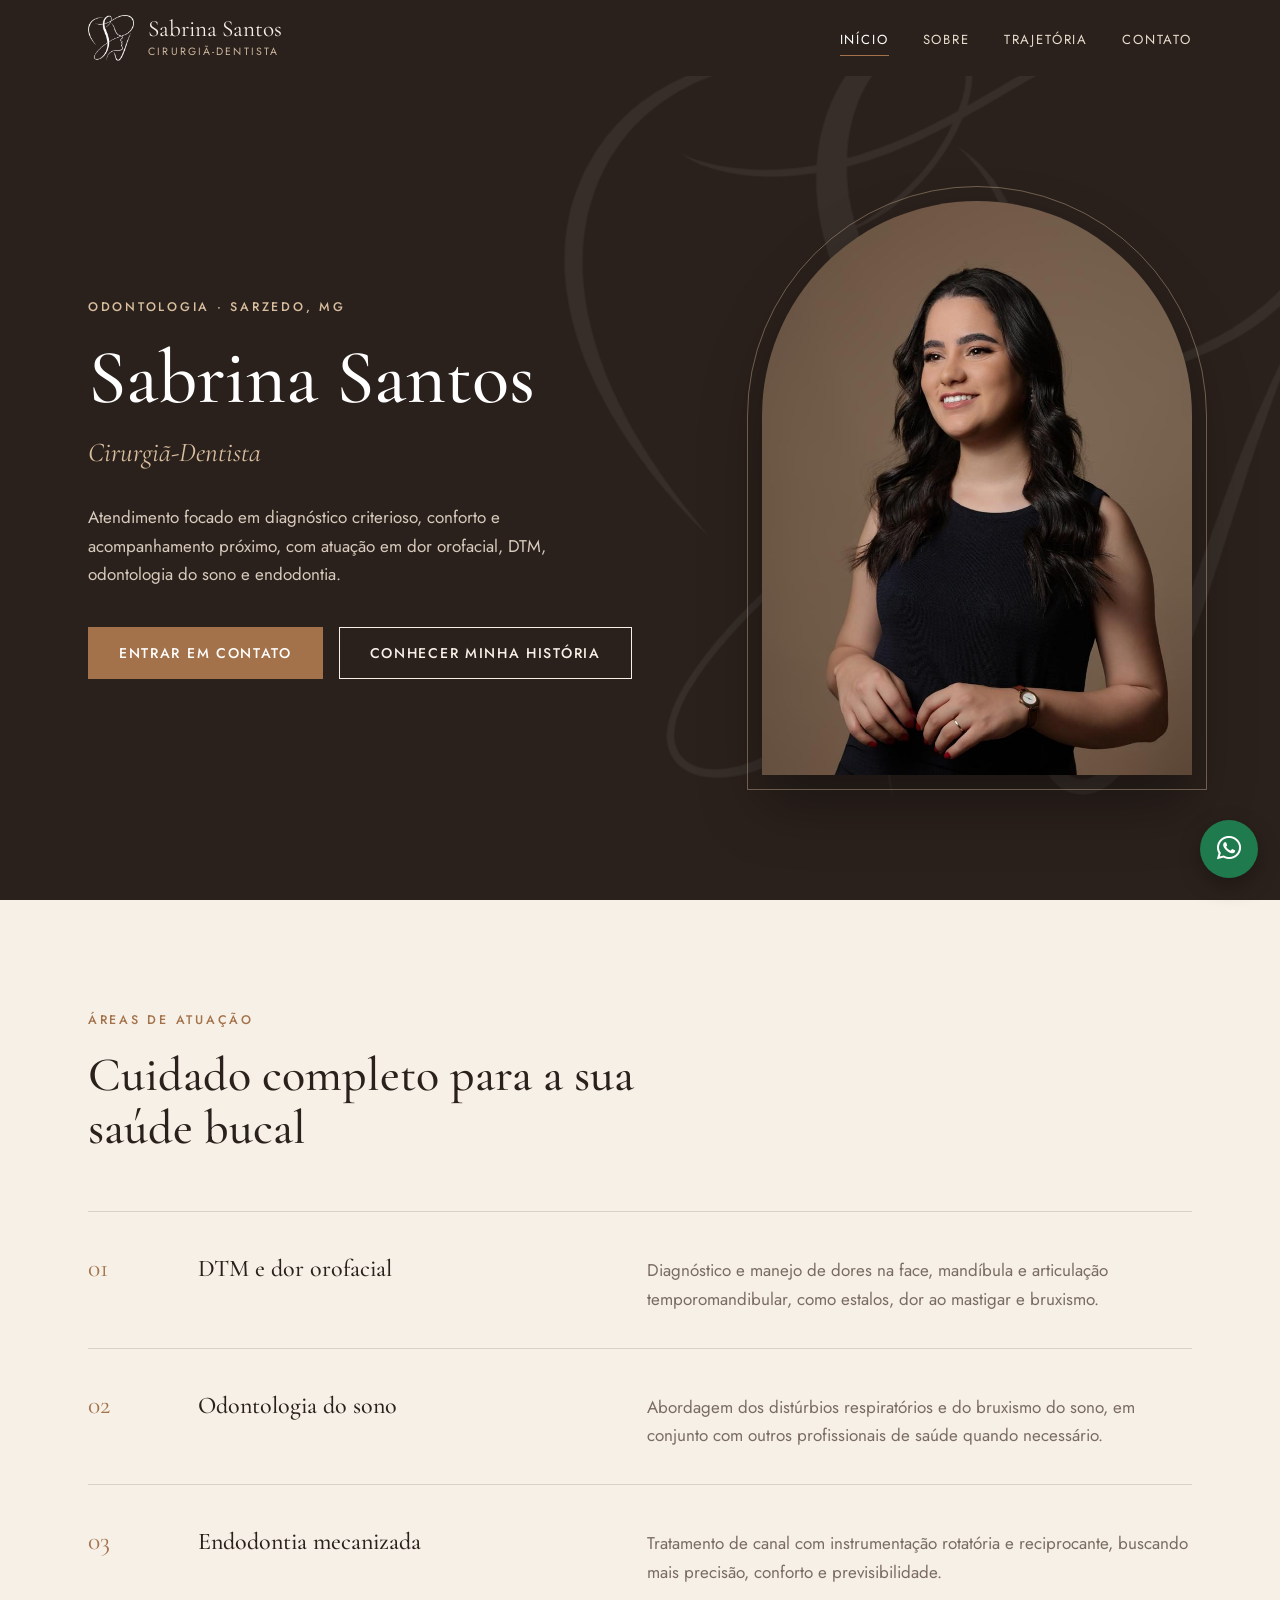
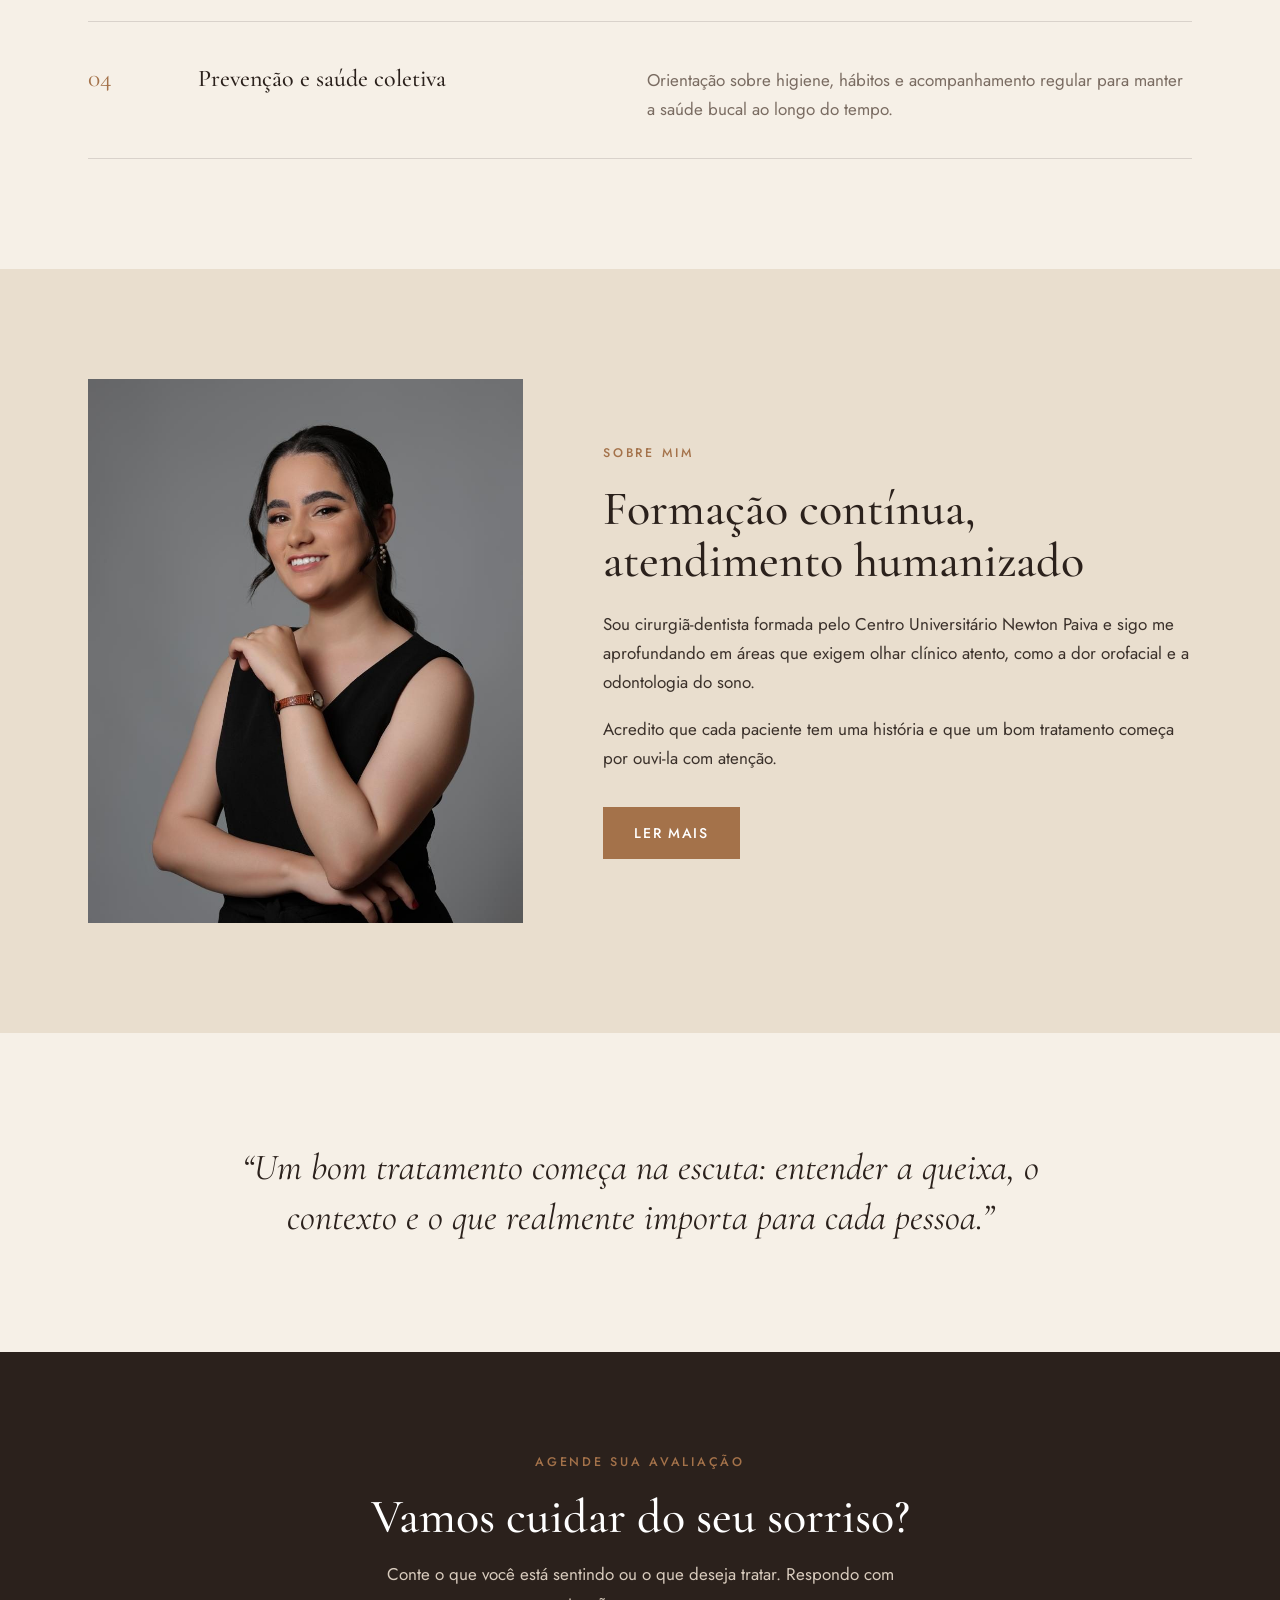
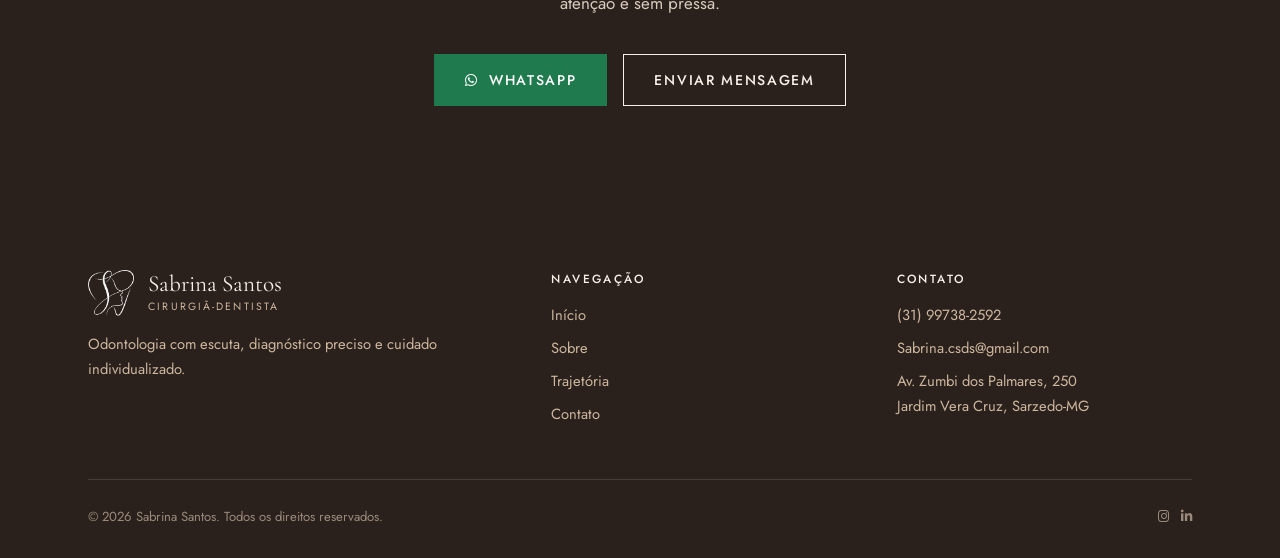
<file: index.html>
<!DOCTYPE html>
<html lang="pt-BR">
<head>
<meta charset="UTF-8">
<meta name="viewport" content="width=device-width, initial-scale=1">
<title>Sabrina Santos | Cirurgiã-Dentista em Sarzedo-MG</title>
<meta name="description" content="Sabrina Santos, cirurgiã-dentista em Sarzedo-MG. DTM, dor orofacial, odontologia do sono e endodontia.">
<meta name="theme-color" content="#2b211c">
<meta property="og:title" content="Sabrina Santos | Cirurgiã-Dentista em Sarzedo-MG"><meta property="og:description" content="Sabrina Santos, cirurgiã-dentista em Sarzedo-MG. DTM, dor orofacial, odontologia do sono e endodontia."><meta property="og:type" content="website"><meta property="og:image" content="images/sabrina-2.jpg">
<link rel="icon" type="image/png" href="images/favicon.png">
<link rel="preconnect" href="https://fonts.googleapis.com"><link rel="preconnect" href="https://fonts.gstatic.com" crossorigin>
<link href="https://fonts.googleapis.com/css2?family=Cormorant+Garamond:ital,wght@0,500;0,600;1,500&family=Jost:wght@400;500&display=swap" rel="stylesheet">
<link rel="stylesheet" href="https://cdnjs.cloudflare.com/ajax/libs/font-awesome/6.5.1/css/all.min.css">
<link rel="stylesheet" href="css/style.css">
<script type="application/ld+json">{"@context": "https://schema.org", "@type": "Dentist", "name": "Sabrina Santos - Cirurgiã-Dentista", "telephone": "+5531997382592", "address": {"@type": "PostalAddress", "streetAddress": "Av. Zumbi dos Palmares, 250 - Jardim Vera Cruz", "addressLocality": "Sarzedo", "addressRegion": "MG", "addressCountry": "BR"}, "sameAs": ["https://www.instagram.com/p/DM_vN98JRCU/", "https://www.linkedin.com/in/sabrina-santos-6527ab21a/"]}</script>
</head>
<body>
<header><div class="wrap">
<a class="brand" href="index.html" aria-label="Sabrina Santos - início"><img src="images/logo.png" alt=""><span>Sabrina Santos<small>Cirurgiã-Dentista</small></span></a>
<nav aria-label="Principal"><ul><li><a href="index.html" class=active aria-current=page>Início</a></li><li><a href="sobre.html">Sobre</a></li><li><a href="trajetoria.html">Trajetória</a></li><li><a href="contato.html">Contato</a></li></ul></nav>
<button class="burger" aria-label="Abrir menu" aria-expanded="false"><i></i><i></i><i></i></button>
</div></header>
<main>
<section class="hero"><div class="wrap">
<div><span class="eyebrow" style="color:#d9bf9f">Odontologia · Sarzedo, MG</span>
<h1>Sabrina Santos</h1><p class="role">Cirurgiã-Dentista</p>
<p class="lead">Atendimento focado em diagnóstico criterioso, conforto e acompanhamento próximo, com atuação em dor orofacial, DTM, odontologia do sono e endodontia.</p>
<div class="actions"><a class="btn" href="contato.html">Entrar em contato</a><a class="btn ghost" href="sobre.html">Conhecer minha história</a></div></div>
<div class="arch"><img src="images/sabrina-2.jpg" alt="Retrato da Dra. Sabrina Santos" fetchpriority="high"></div>
</div></section>
<section class="s"><div class="wrap">
<div class="sec-head reveal"><span class="eyebrow">Áreas de atuação</span><h2>Cuidado completo para a sua saúde bucal</h2></div>
<ul class="areas reveal">
<li><span class="n">01</span><h3>DTM e dor orofacial</h3><p>Diagnóstico e manejo de dores na face, mandíbula e articulação temporomandibular, como estalos, dor ao mastigar e bruxismo.</p></li>
<li><span class="n">02</span><h3>Odontologia do sono</h3><p>Abordagem dos distúrbios respiratórios e do bruxismo do sono, em conjunto com outros profissionais de saúde quando necessário.</p></li>
<li><span class="n">03</span><h3>Endodontia mecanizada</h3><p>Tratamento de canal com instrumentação rotatória e reciprocante, buscando mais precisão, conforto e previsibilidade.</p></li>
<li><span class="n">04</span><h3>Prevenção e saúde coletiva</h3><p>Orientação sobre higiene, hábitos e acompanhamento regular para manter a saúde bucal ao longo do tempo.</p></li>
</ul></div></section>
<section class="s sand"><div class="wrap split">
<div class="photo reveal"><img src="images/sabrina-1.jpg" alt="Sabrina Santos sorrindo" loading="lazy"></div>
<div class="reveal"><span class="eyebrow">Sobre mim</span><h2>Formação contínua, atendimento humanizado</h2>
<p style="margin-top:22px">Sou cirurgiã-dentista formada pelo Centro Universitário Newton Paiva e sigo me aprofundando em áreas que exigem olhar clínico atento, como a dor orofacial e a odontologia do sono.</p>
<p>Acredito que cada paciente tem uma história e que um bom tratamento começa por ouvi-la com atenção.</p>
<a class="btn" href="sobre.html">Ler mais</a></div>
</div></section>
<section class="s"><div class="wrap"><p class="quote reveal">“Um bom tratamento começa na escuta: entender a queixa, o contexto e o que realmente importa para cada pessoa.”</p></div></section>
<section class="cta"><div class="wrap reveal">
<span class="eyebrow">Agende sua avaliação</span><h2>Vamos cuidar do seu sorriso?</h2>
<p>Conte o que você está sentindo ou o que deseja tratar. Respondo com atenção e sem pressa.</p>
<div class="actions"><a class="btn wa" href="https://api.whatsapp.com/send/?phone=5531997382592&text&type=phone_number&app_absent=0" target="_blank" rel="noopener"><i class="fa-brands fa-whatsapp"></i> WhatsApp</a><a class="btn ghost" href="contato.html">Enviar mensagem</a></div>
</div></section>
</main>
<footer><div class="wrap">
<div class="f-grid">
<div><a class="brand" href="index.html"><img src="images/logo.png" alt=""><span>Sabrina Santos<small>Cirurgiã-Dentista</small></span></a><p>Odontologia com escuta, diagnóstico preciso e cuidado individualizado.</p></div>
<div><h4>Navegação</h4><ul><li><a href="index.html">Início</a></li><li><a href="sobre.html">Sobre</a></li><li><a href="trajetoria.html">Trajetória</a></li><li><a href="contato.html">Contato</a></li></ul></div>
<div><h4>Contato</h4><ul><li><a href="https://api.whatsapp.com/send/?phone=5531997382592&text&type=phone_number&app_absent=0" target="_blank" rel="noopener">(31) 99738-2592</a></li><li><a href="mailto:Sabrina.csds@gmail.com">Sabrina.csds@gmail.com</a></li><li><a href="https://www.google.com/maps?q=Av.+Zumbi+Dos+Palmares,+250+-+Jardim+Vera+Cruz,+Sarzedo-MG" target="_blank" rel="noopener">Av. Zumbi dos Palmares, 250<br>Jardim Vera Cruz, Sarzedo-MG</a></li></ul></div>
</div>
<div class="copy"><span>&copy; <span id="year">2025</span> Sabrina Santos. Todos os direitos reservados.</span><span class="social-mini"><a href="https://www.instagram.com/p/DM_vN98JRCU/" target="_blank" rel="noopener" aria-label="Instagram"><i class="fa-brands fa-instagram"></i></a> &nbsp; <a href="https://www.linkedin.com/in/sabrina-santos-6527ab21a/" target="_blank" rel="noopener" aria-label="LinkedIn"><i class="fa-brands fa-linkedin-in"></i></a></span></div>
</div></footer>
<a class="wa-float" href="https://api.whatsapp.com/send/?phone=5531997382592&text&type=phone_number&app_absent=0" target="_blank" rel="noopener" aria-label="Falar pelo WhatsApp"><i class="fa-brands fa-whatsapp"></i></a>
<script src="js/main.js"></script>
</body>
</html>
</file>
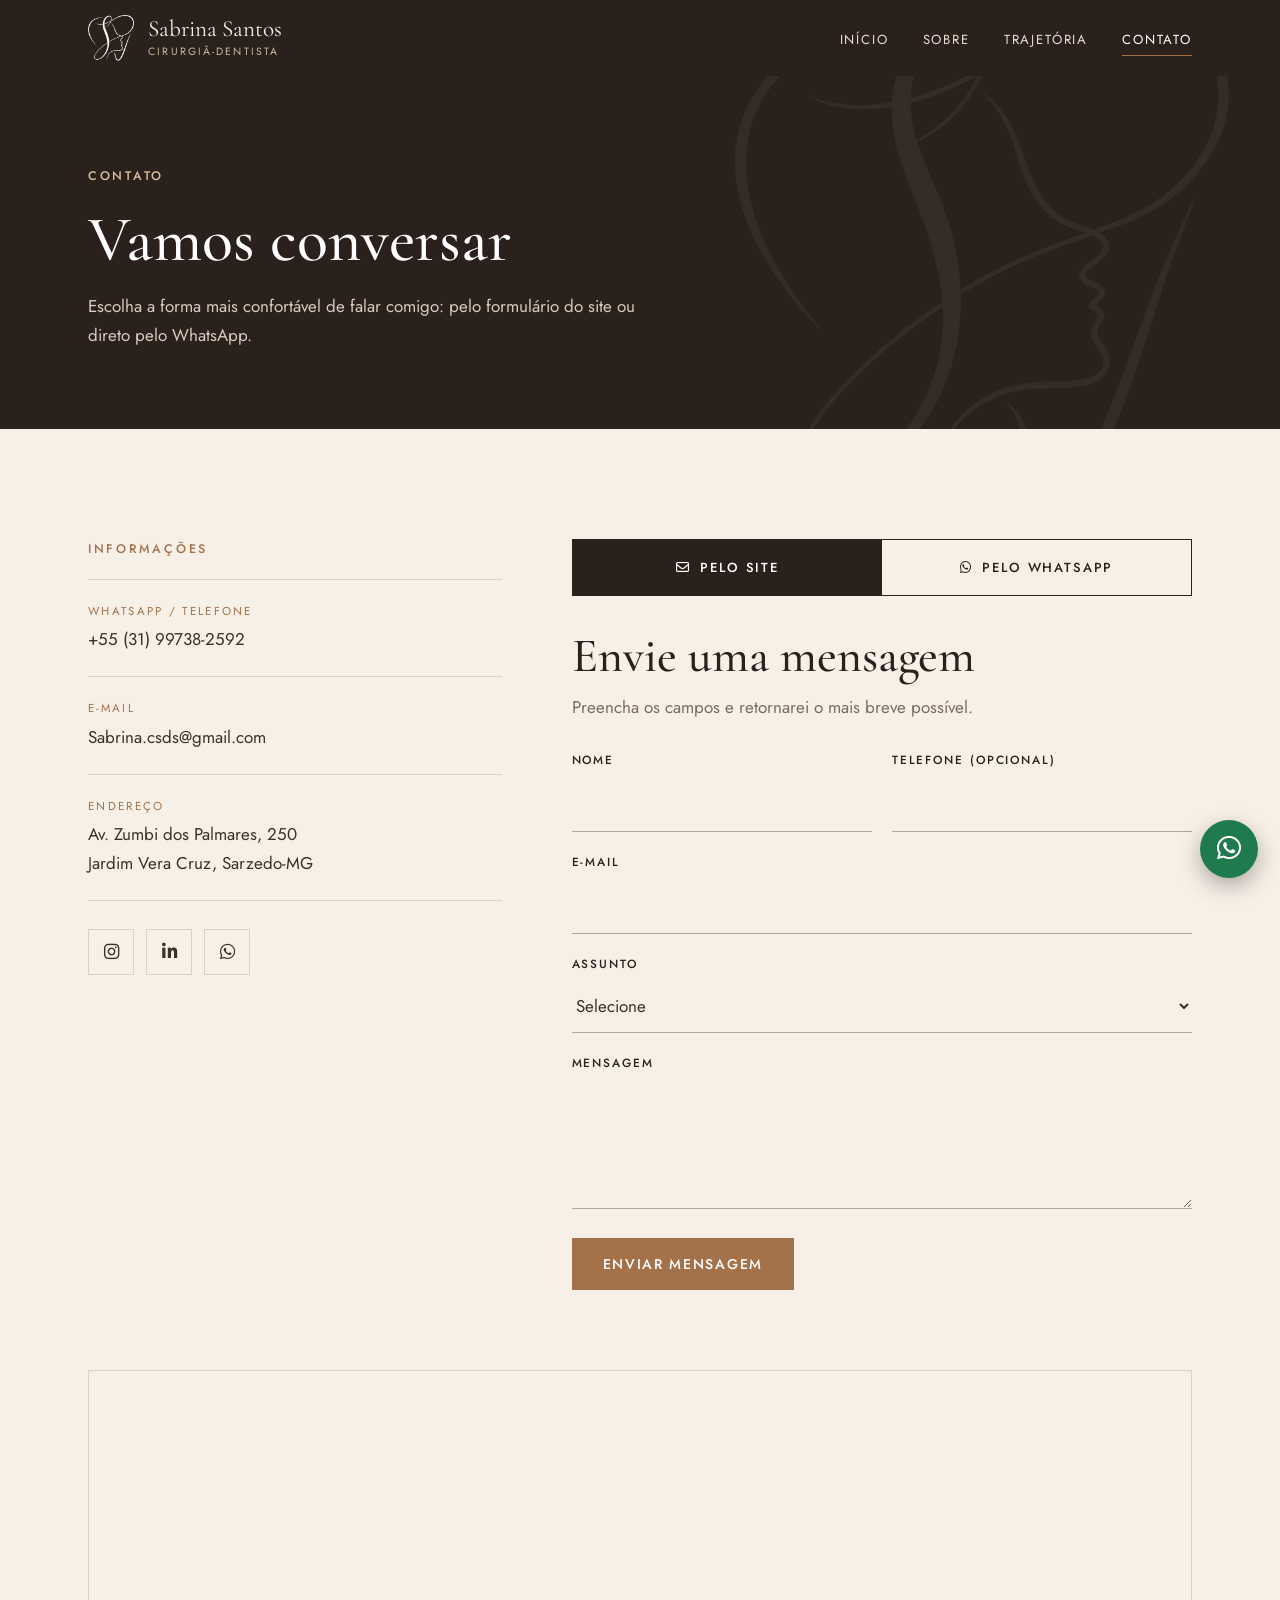
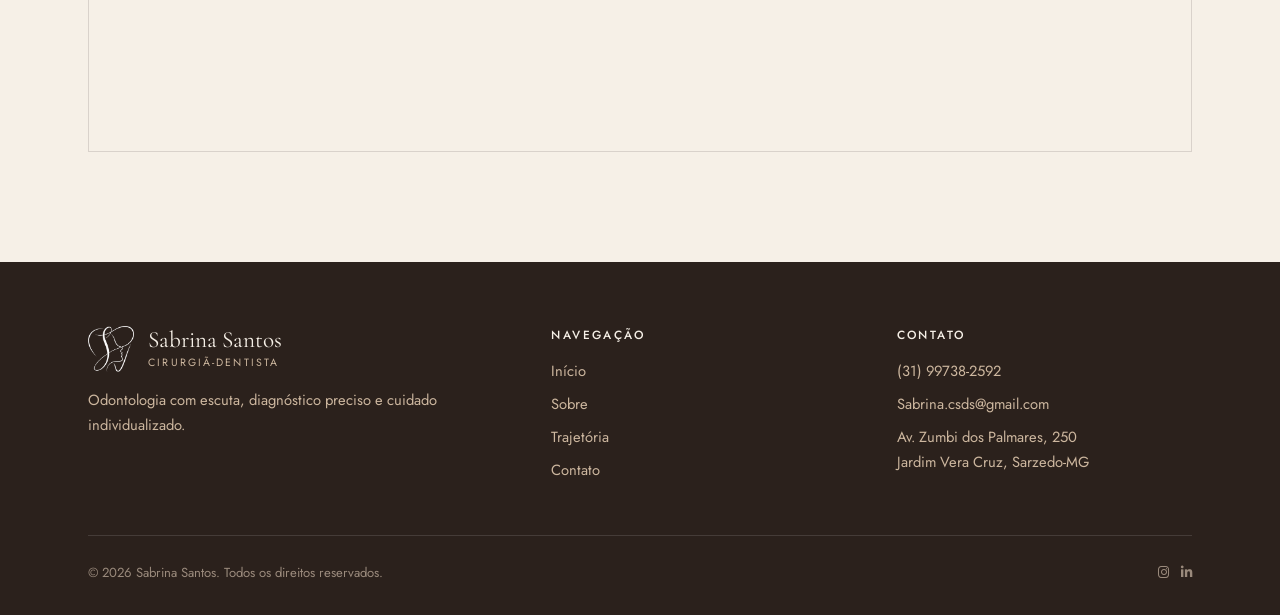
<file: contato.html>
<!DOCTYPE html>
<html lang="pt-BR">
<head>
<meta charset="UTF-8">
<meta name="viewport" content="width=device-width, initial-scale=1">
<title>Contato | Sabrina Santos Cirurgiã-Dentista</title>
<meta name="description" content="Agende sua avaliação com Sabrina Santos pelo formulário ou WhatsApp.">
<meta name="theme-color" content="#2b211c">
<meta property="og:title" content="Contato | Sabrina Santos Cirurgiã-Dentista"><meta property="og:description" content="Agende sua avaliação com Sabrina Santos pelo formulário ou WhatsApp."><meta property="og:type" content="website"><meta property="og:image" content="images/sabrina-2.jpg">
<link rel="icon" type="image/png" href="images/favicon.png">
<link rel="preconnect" href="https://fonts.googleapis.com"><link rel="preconnect" href="https://fonts.gstatic.com" crossorigin>
<link href="https://fonts.googleapis.com/css2?family=Cormorant+Garamond:ital,wght@0,500;0,600;1,500&family=Jost:wght@400;500&display=swap" rel="stylesheet">
<link rel="stylesheet" href="https://cdnjs.cloudflare.com/ajax/libs/font-awesome/6.5.1/css/all.min.css">
<link rel="stylesheet" href="css/style.css">
</head>
<body>
<header><div class="wrap">
<a class="brand" href="index.html" aria-label="Sabrina Santos - início"><img src="images/logo.png" alt=""><span>Sabrina Santos<small>Cirurgiã-Dentista</small></span></a>
<nav aria-label="Principal"><ul><li><a href="index.html">Início</a></li><li><a href="sobre.html">Sobre</a></li><li><a href="trajetoria.html">Trajetória</a></li><li><a href="contato.html" class=active aria-current=page>Contato</a></li></ul></nav>
<button class="burger" aria-label="Abrir menu" aria-expanded="false"><i></i><i></i><i></i></button>
</div></header>
<main>
<section class="page-head"><div class="wrap"><span class="eyebrow" style="color:#d9bf9f">Contato</span><h1>Vamos conversar</h1><p>Escolha a forma mais confortável de falar comigo: pelo formulário do site ou direto pelo WhatsApp.</p></div></section>
<section class="s"><div class="wrap"><div class="contact-grid">
<div class="reveal"><span class="eyebrow">Informações</span>
<ul class="info">
<li><small>WhatsApp / Telefone</small><a href="https://api.whatsapp.com/send/?phone=5531997382592&text&type=phone_number&app_absent=0" target="_blank" rel="noopener">+55 (31) 99738-2592</a></li>
<li><small>E-mail</small><a href="mailto:Sabrina.csds@gmail.com">Sabrina.csds@gmail.com</a></li>
<li><small>Endereço</small><a href="https://www.google.com/maps?q=Av.+Zumbi+Dos+Palmares,+250+-+Jardim+Vera+Cruz,+Sarzedo-MG" target="_blank" rel="noopener">Av. Zumbi dos Palmares, 250<br>Jardim Vera Cruz, Sarzedo-MG</a></li>
</ul>
<div class="social"><a href="https://www.instagram.com/p/DM_vN98JRCU/" target="_blank" rel="noopener" aria-label="Instagram"><i class="fa-brands fa-instagram"></i></a><a href="https://www.linkedin.com/in/sabrina-santos-6527ab21a/" target="_blank" rel="noopener" aria-label="LinkedIn"><i class="fa-brands fa-linkedin-in"></i></a><a href="https://api.whatsapp.com/send/?phone=5531997382592&text&type=phone_number&app_absent=0" target="_blank" rel="noopener" aria-label="WhatsApp"><i class="fa-brands fa-whatsapp"></i></a></div></div>
<div class="reveal">
<div class="choice" role="tablist"><button role="tab" aria-selected="true" data-panel="p-site"><i class="fa-regular fa-envelope"></i> Pelo site</button><button role="tab" aria-selected="false" data-panel="p-wa"><i class="fa-brands fa-whatsapp"></i> Pelo WhatsApp</button></div>
<div class="panel" id="p-site"><h2>Envie uma mensagem</h2><p>Preencha os campos e retornarei o mais breve possível.</p>
<form id="contactForm" data-endpoint="/api/contact" data-wa="https://api.whatsapp.com/send/?phone=5531997382592&text&type=phone_number&app_absent=0">
<div class="row"><div class="field"><label for="name">Nome</label><input id="name" name="Nome" required autocomplete="name"></div>
<div class="field"><label for="phone">Telefone (opcional)</label><input id="phone" name="Telefone" type="tel" autocomplete="tel"></div></div>
<div class="field"><label for="email">E-mail</label><input id="email" name="email" type="email" required autocomplete="email"></div>
<div class="field"><label for="subject">Assunto</label><select id="subject" name="Assunto" required><option value="">Selecione</option><option>Agendar avaliação</option><option>DTM e dor orofacial</option><option>Odontologia do sono</option><option>Endodontia</option><option>Outro assunto</option></select></div>
<div class="field"><label for="message">Mensagem</label><textarea id="message" name="Mensagem" required></textarea></div>
<input class="hp" type="text" name="_honey" tabindex="-1" autocomplete="off" aria-hidden="true">
<button class="btn" type="submit">Enviar mensagem</button>
<div id="status" class="status" role="status" aria-live="polite"></div>
</form></div>
<div class="panel" id="p-wa" hidden><h2>Fale pelo WhatsApp</h2><p>Atendimento direto e mais rápido. Clique abaixo e inicie a conversa.</p><a class="btn wa" href="https://api.whatsapp.com/send/?phone=5531997382592&text&type=phone_number&app_absent=0" target="_blank" rel="noopener"><i class="fa-brands fa-whatsapp"></i> Abrir conversa</a></div>
</div></div>
<div class="map reveal"><iframe title="Mapa do consultório" loading="lazy" referrerpolicy="no-referrer-when-downgrade" src="https://www.google.com/maps?q=Av.+Zumbi+Dos+Palmares,+250+-+Jardim+Vera+Cruz,+Sarzedo-MG&output=embed"></iframe></div>
</div></section>
</main>
<footer><div class="wrap">
<div class="f-grid">
<div><a class="brand" href="index.html"><img src="images/logo.png" alt=""><span>Sabrina Santos<small>Cirurgiã-Dentista</small></span></a><p>Odontologia com escuta, diagnóstico preciso e cuidado individualizado.</p></div>
<div><h4>Navegação</h4><ul><li><a href="index.html">Início</a></li><li><a href="sobre.html">Sobre</a></li><li><a href="trajetoria.html">Trajetória</a></li><li><a href="contato.html">Contato</a></li></ul></div>
<div><h4>Contato</h4><ul><li><a href="https://api.whatsapp.com/send/?phone=5531997382592&text&type=phone_number&app_absent=0" target="_blank" rel="noopener">(31) 99738-2592</a></li><li><a href="mailto:Sabrina.csds@gmail.com">Sabrina.csds@gmail.com</a></li><li><a href="https://www.google.com/maps?q=Av.+Zumbi+Dos+Palmares,+250+-+Jardim+Vera+Cruz,+Sarzedo-MG" target="_blank" rel="noopener">Av. Zumbi dos Palmares, 250<br>Jardim Vera Cruz, Sarzedo-MG</a></li></ul></div>
</div>
<div class="copy"><span>&copy; <span id="year">2025</span> Sabrina Santos. Todos os direitos reservados.</span><span class="social-mini"><a href="https://www.instagram.com/p/DM_vN98JRCU/" target="_blank" rel="noopener" aria-label="Instagram"><i class="fa-brands fa-instagram"></i></a> &nbsp; <a href="https://www.linkedin.com/in/sabrina-santos-6527ab21a/" target="_blank" rel="noopener" aria-label="LinkedIn"><i class="fa-brands fa-linkedin-in"></i></a></span></div>
</div></footer>
<a class="wa-float" href="https://api.whatsapp.com/send/?phone=5531997382592&text&type=phone_number&app_absent=0" target="_blank" rel="noopener" aria-label="Falar pelo WhatsApp"><i class="fa-brands fa-whatsapp"></i></a>
<script src="js/main.js"></script>
</body>
</html>
</file>
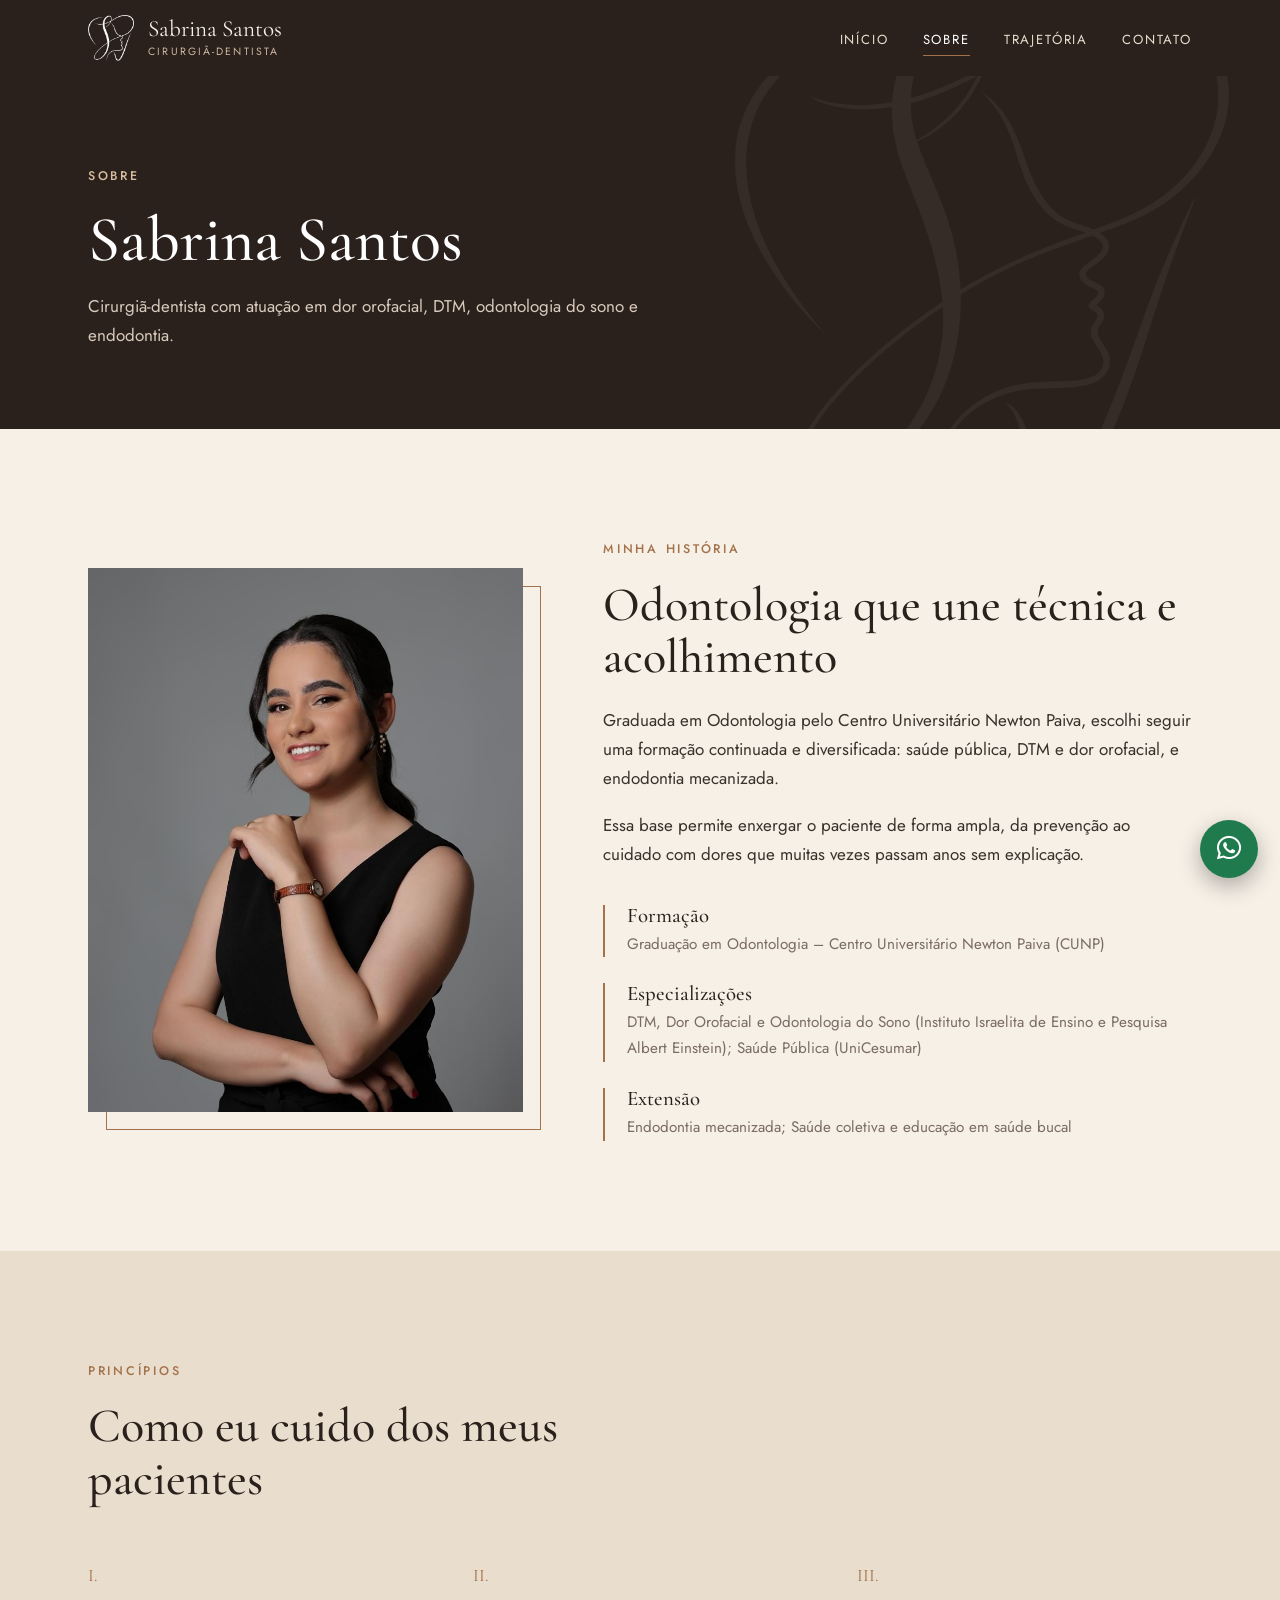
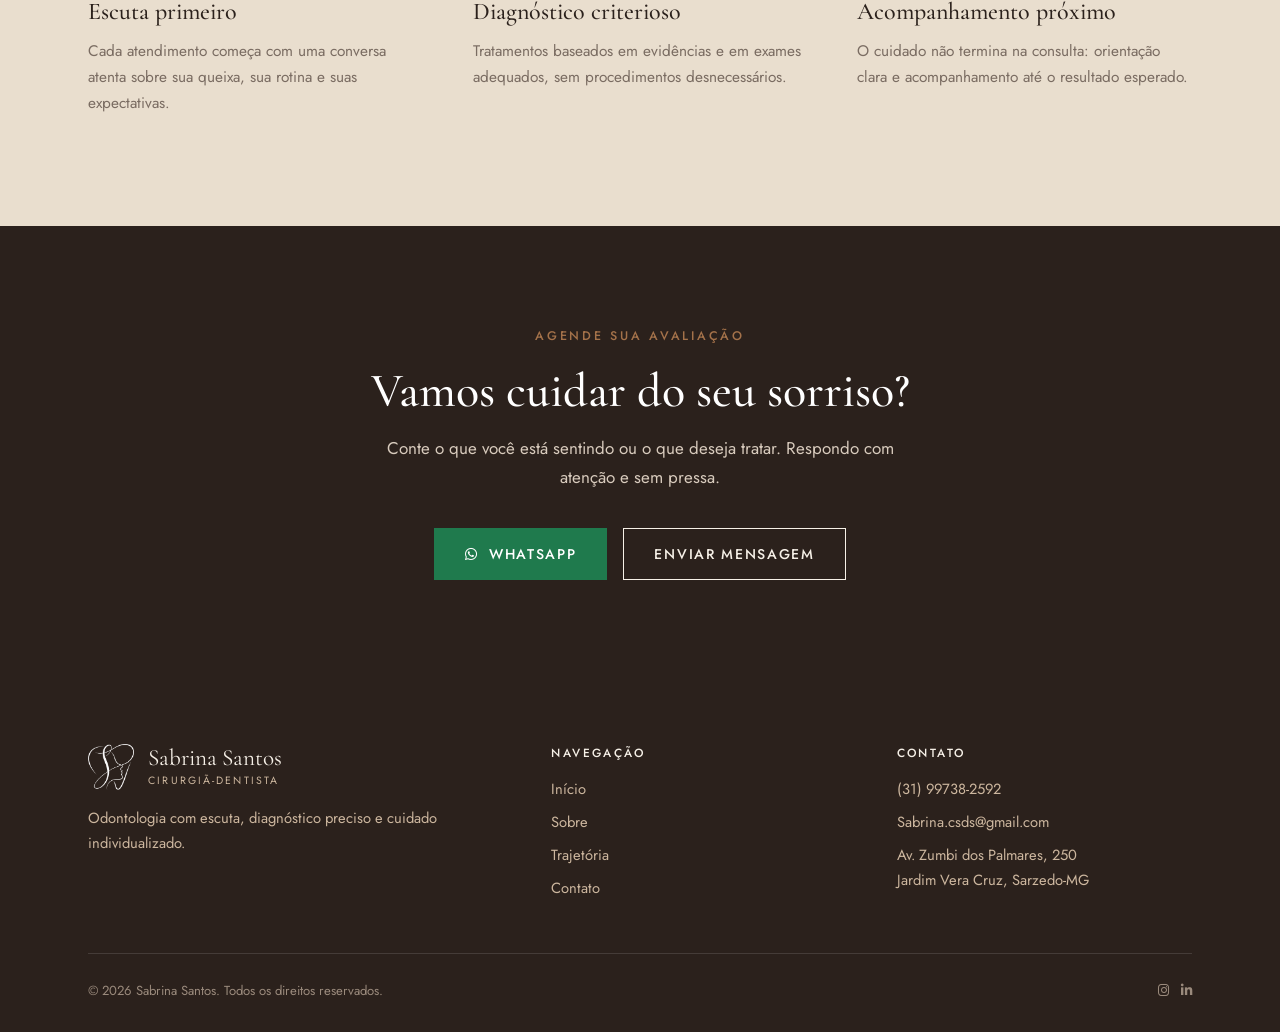
<file: sobre.html>
<!DOCTYPE html>
<html lang="pt-BR">
<head>
<meta charset="UTF-8">
<meta name="viewport" content="width=device-width, initial-scale=1">
<title>Sobre | Sabrina Santos Cirurgiã-Dentista</title>
<meta name="description" content="Sabrina Santos, cirurgiã-dentista em Sarzedo-MG. DTM, dor orofacial, odontologia do sono e endodontia.">
<meta name="theme-color" content="#2b211c">
<meta property="og:title" content="Sobre | Sabrina Santos Cirurgiã-Dentista"><meta property="og:description" content="Sabrina Santos, cirurgiã-dentista em Sarzedo-MG. DTM, dor orofacial, odontologia do sono e endodontia."><meta property="og:type" content="website"><meta property="og:image" content="images/sabrina-2.jpg">
<link rel="icon" type="image/png" href="images/favicon.png">
<link rel="preconnect" href="https://fonts.googleapis.com"><link rel="preconnect" href="https://fonts.gstatic.com" crossorigin>
<link href="https://fonts.googleapis.com/css2?family=Cormorant+Garamond:ital,wght@0,500;0,600;1,500&family=Jost:wght@400;500&display=swap" rel="stylesheet">
<link rel="stylesheet" href="https://cdnjs.cloudflare.com/ajax/libs/font-awesome/6.5.1/css/all.min.css">
<link rel="stylesheet" href="css/style.css">
</head>
<body>
<header><div class="wrap">
<a class="brand" href="index.html" aria-label="Sabrina Santos - início"><img src="images/logo.png" alt=""><span>Sabrina Santos<small>Cirurgiã-Dentista</small></span></a>
<nav aria-label="Principal"><ul><li><a href="index.html">Início</a></li><li><a href="sobre.html" class=active aria-current=page>Sobre</a></li><li><a href="trajetoria.html">Trajetória</a></li><li><a href="contato.html">Contato</a></li></ul></nav>
<button class="burger" aria-label="Abrir menu" aria-expanded="false"><i></i><i></i><i></i></button>
</div></header>
<main>
<section class="page-head"><div class="wrap"><span class="eyebrow" style="color:#d9bf9f">Sobre</span><h1>Sabrina Santos</h1><p>Cirurgiã-dentista com atuação em dor orofacial, DTM, odontologia do sono e endodontia.</p></div></section>
<section class="s"><div class="wrap split">
<div class="photo reveal"><img src="images/sabrina-1.jpg" alt="Retrato da Dra. Sabrina Santos"></div>
<div class="reveal"><span class="eyebrow">Minha história</span><h2>Odontologia que une técnica e acolhimento</h2>
<p style="margin-top:22px">Graduada em Odontologia pelo Centro Universitário Newton Paiva, escolhi seguir uma formação continuada e diversificada: saúde pública, DTM e dor orofacial, e endodontia mecanizada.</p>
<p>Essa base permite enxergar o paciente de forma ampla, da prevenção ao cuidado com dores que muitas vezes passam anos sem explicação.</p>
<div class="facts">
<div><h3>Formação</h3><p>Graduação em Odontologia – Centro Universitário Newton Paiva (CUNP)</p></div>
<div><h3>Especializações</h3><p>DTM, Dor Orofacial e Odontologia do Sono (Instituto Israelita de Ensino e Pesquisa Albert Einstein); Saúde Pública (UniCesumar)</p></div>
<div><h3>Extensão</h3><p>Endodontia mecanizada; Saúde coletiva e educação em saúde bucal</p></div>
</div></div></div></section>
<section class="s sand"><div class="wrap">
<div class="sec-head reveal"><span class="eyebrow">Princípios</span><h2>Como eu cuido dos meus pacientes</h2></div>
<div class="values reveal">
<div><span>I.</span><h3>Escuta primeiro</h3><p>Cada atendimento começa com uma conversa atenta sobre sua queixa, sua rotina e suas expectativas.</p></div>
<div><span>II.</span><h3>Diagnóstico criterioso</h3><p>Tratamentos baseados em evidências e em exames adequados, sem procedimentos desnecessários.</p></div>
<div><span>III.</span><h3>Acompanhamento próximo</h3><p>O cuidado não termina na consulta: orientação clara e acompanhamento até o resultado esperado.</p></div>
</div></div></section>
<section class="cta"><div class="wrap reveal">
<span class="eyebrow">Agende sua avaliação</span><h2>Vamos cuidar do seu sorriso?</h2>
<p>Conte o que você está sentindo ou o que deseja tratar. Respondo com atenção e sem pressa.</p>
<div class="actions"><a class="btn wa" href="https://api.whatsapp.com/send/?phone=5531997382592&text&type=phone_number&app_absent=0" target="_blank" rel="noopener"><i class="fa-brands fa-whatsapp"></i> WhatsApp</a><a class="btn ghost" href="contato.html">Enviar mensagem</a></div>
</div></section>
</main>
<footer><div class="wrap">
<div class="f-grid">
<div><a class="brand" href="index.html"><img src="images/logo.png" alt=""><span>Sabrina Santos<small>Cirurgiã-Dentista</small></span></a><p>Odontologia com escuta, diagnóstico preciso e cuidado individualizado.</p></div>
<div><h4>Navegação</h4><ul><li><a href="index.html">Início</a></li><li><a href="sobre.html">Sobre</a></li><li><a href="trajetoria.html">Trajetória</a></li><li><a href="contato.html">Contato</a></li></ul></div>
<div><h4>Contato</h4><ul><li><a href="https://api.whatsapp.com/send/?phone=5531997382592&text&type=phone_number&app_absent=0" target="_blank" rel="noopener">(31) 99738-2592</a></li><li><a href="mailto:Sabrina.csds@gmail.com">Sabrina.csds@gmail.com</a></li><li><a href="https://www.google.com/maps?q=Av.+Zumbi+Dos+Palmares,+250+-+Jardim+Vera+Cruz,+Sarzedo-MG" target="_blank" rel="noopener">Av. Zumbi dos Palmares, 250<br>Jardim Vera Cruz, Sarzedo-MG</a></li></ul></div>
</div>
<div class="copy"><span>&copy; <span id="year">2025</span> Sabrina Santos. Todos os direitos reservados.</span><span class="social-mini"><a href="https://www.instagram.com/p/DM_vN98JRCU/" target="_blank" rel="noopener" aria-label="Instagram"><i class="fa-brands fa-instagram"></i></a> &nbsp; <a href="https://www.linkedin.com/in/sabrina-santos-6527ab21a/" target="_blank" rel="noopener" aria-label="LinkedIn"><i class="fa-brands fa-linkedin-in"></i></a></span></div>
</div></footer>
<a class="wa-float" href="https://api.whatsapp.com/send/?phone=5531997382592&text&type=phone_number&app_absent=0" target="_blank" rel="noopener" aria-label="Falar pelo WhatsApp"><i class="fa-brands fa-whatsapp"></i></a>
<script src="js/main.js"></script>
</body>
</html>
</file>
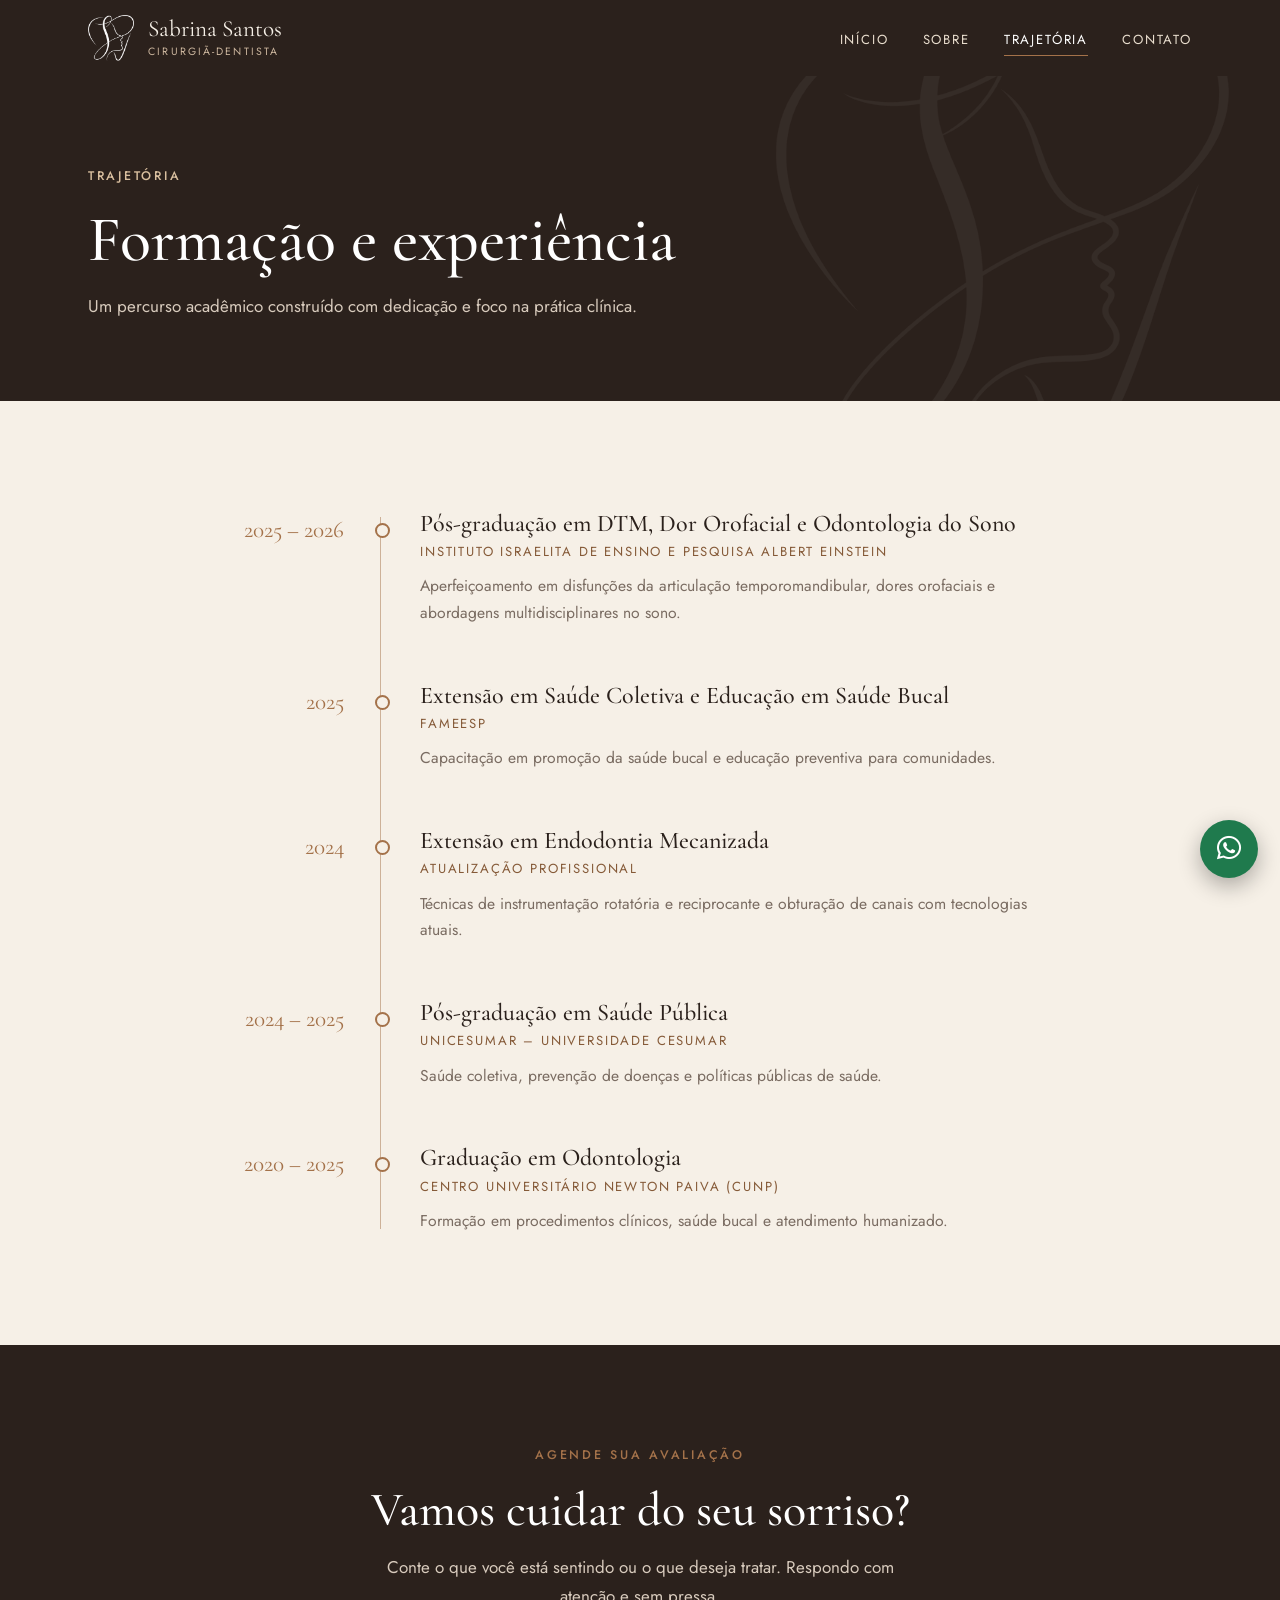
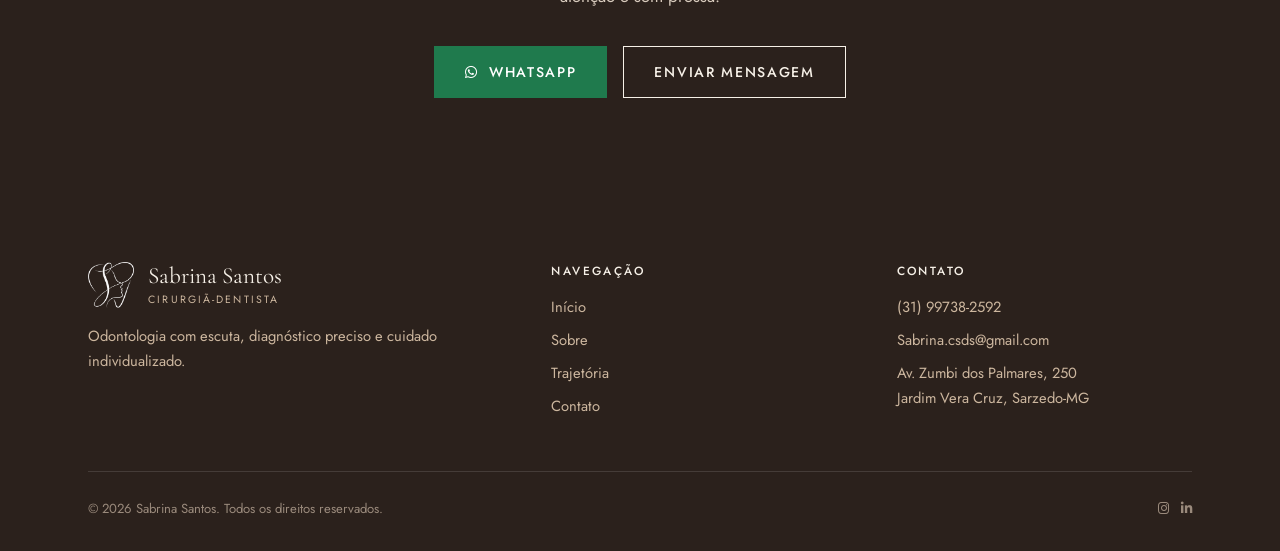
<file: trajetoria.html>
<!DOCTYPE html>
<html lang="pt-BR">
<head>
<meta charset="UTF-8">
<meta name="viewport" content="width=device-width, initial-scale=1">
<title>Trajetória | Sabrina Santos Cirurgiã-Dentista</title>
<meta name="description" content="Formação acadêmica e experiência profissional da cirurgiã-dentista Sabrina Santos.">
<meta name="theme-color" content="#2b211c">
<meta property="og:title" content="Trajetória | Sabrina Santos Cirurgiã-Dentista"><meta property="og:description" content="Formação acadêmica e experiência profissional da cirurgiã-dentista Sabrina Santos."><meta property="og:type" content="website"><meta property="og:image" content="images/sabrina-2.jpg">
<link rel="icon" type="image/png" href="images/favicon.png">
<link rel="preconnect" href="https://fonts.googleapis.com"><link rel="preconnect" href="https://fonts.gstatic.com" crossorigin>
<link href="https://fonts.googleapis.com/css2?family=Cormorant+Garamond:ital,wght@0,500;0,600;1,500&family=Jost:wght@400;500&display=swap" rel="stylesheet">
<link rel="stylesheet" href="https://cdnjs.cloudflare.com/ajax/libs/font-awesome/6.5.1/css/all.min.css">
<link rel="stylesheet" href="css/style.css">
</head>
<body>
<header><div class="wrap">
<a class="brand" href="index.html" aria-label="Sabrina Santos - início"><img src="images/logo.png" alt=""><span>Sabrina Santos<small>Cirurgiã-Dentista</small></span></a>
<nav aria-label="Principal"><ul><li><a href="index.html">Início</a></li><li><a href="sobre.html">Sobre</a></li><li><a href="trajetoria.html" class=active aria-current=page>Trajetória</a></li><li><a href="contato.html">Contato</a></li></ul></nav>
<button class="burger" aria-label="Abrir menu" aria-expanded="false"><i></i><i></i><i></i></button>
</div></header>
<main>
<section class="page-head"><div class="wrap"><span class="eyebrow" style="color:#d9bf9f">Trajetória</span><h1>Formação e experiência</h1><p>Um percurso acadêmico construído com dedicação e foco na prática clínica.</p></div></section>
<section class="s"><div class="wrap"><div class="tl">
<div class="tl-item reveal"><div class="tl-date">2025 – 2026</div><div class="tl-body"><h3>Pós-graduação em DTM, Dor Orofacial e Odontologia do Sono</h3><div class="inst">Instituto Israelita de Ensino e Pesquisa Albert Einstein</div><p>Aperfeiçoamento em disfunções da articulação temporomandibular, dores orofaciais e abordagens multidisciplinares no sono.</p></div></div>
<div class="tl-item reveal"><div class="tl-date">2025</div><div class="tl-body"><h3>Extensão em Saúde Coletiva e Educação em Saúde Bucal</h3><div class="inst">FAMEESP</div><p>Capacitação em promoção da saúde bucal e educação preventiva para comunidades.</p></div></div>
<div class="tl-item reveal"><div class="tl-date">2024</div><div class="tl-body"><h3>Extensão em Endodontia Mecanizada</h3><div class="inst">Atualização profissional</div><p>Técnicas de instrumentação rotatória e reciprocante e obturação de canais com tecnologias atuais.</p></div></div>
<div class="tl-item reveal"><div class="tl-date">2024 – 2025</div><div class="tl-body"><h3>Pós-graduação em Saúde Pública</h3><div class="inst">UniCesumar – Universidade Cesumar</div><p>Saúde coletiva, prevenção de doenças e políticas públicas de saúde.</p></div></div>
<div class="tl-item reveal"><div class="tl-date">2020 – 2025</div><div class="tl-body"><h3>Graduação em Odontologia</h3><div class="inst">Centro Universitário Newton Paiva (CUNP)</div><p>Formação em procedimentos clínicos, saúde bucal e atendimento humanizado.</p></div></div>
</div></div></section>
<section class="cta"><div class="wrap reveal">
<span class="eyebrow">Agende sua avaliação</span><h2>Vamos cuidar do seu sorriso?</h2>
<p>Conte o que você está sentindo ou o que deseja tratar. Respondo com atenção e sem pressa.</p>
<div class="actions"><a class="btn wa" href="https://api.whatsapp.com/send/?phone=5531997382592&text&type=phone_number&app_absent=0" target="_blank" rel="noopener"><i class="fa-brands fa-whatsapp"></i> WhatsApp</a><a class="btn ghost" href="contato.html">Enviar mensagem</a></div>
</div></section>
</main>
<footer><div class="wrap">
<div class="f-grid">
<div><a class="brand" href="index.html"><img src="images/logo.png" alt=""><span>Sabrina Santos<small>Cirurgiã-Dentista</small></span></a><p>Odontologia com escuta, diagnóstico preciso e cuidado individualizado.</p></div>
<div><h4>Navegação</h4><ul><li><a href="index.html">Início</a></li><li><a href="sobre.html">Sobre</a></li><li><a href="trajetoria.html">Trajetória</a></li><li><a href="contato.html">Contato</a></li></ul></div>
<div><h4>Contato</h4><ul><li><a href="https://api.whatsapp.com/send/?phone=5531997382592&text&type=phone_number&app_absent=0" target="_blank" rel="noopener">(31) 99738-2592</a></li><li><a href="mailto:Sabrina.csds@gmail.com">Sabrina.csds@gmail.com</a></li><li><a href="https://www.google.com/maps?q=Av.+Zumbi+Dos+Palmares,+250+-+Jardim+Vera+Cruz,+Sarzedo-MG" target="_blank" rel="noopener">Av. Zumbi dos Palmares, 250<br>Jardim Vera Cruz, Sarzedo-MG</a></li></ul></div>
</div>
<div class="copy"><span>&copy; <span id="year">2025</span> Sabrina Santos. Todos os direitos reservados.</span><span class="social-mini"><a href="https://www.instagram.com/p/DM_vN98JRCU/" target="_blank" rel="noopener" aria-label="Instagram"><i class="fa-brands fa-instagram"></i></a> &nbsp; <a href="https://www.linkedin.com/in/sabrina-santos-6527ab21a/" target="_blank" rel="noopener" aria-label="LinkedIn"><i class="fa-brands fa-linkedin-in"></i></a></span></div>
</div></footer>
<a class="wa-float" href="https://api.whatsapp.com/send/?phone=5531997382592&text&type=phone_number&app_absent=0" target="_blank" rel="noopener" aria-label="Falar pelo WhatsApp"><i class="fa-brands fa-whatsapp"></i></a>
<script src="js/main.js"></script>
</body>
</html>
</file>
<file: css/style.css>
:root{--ink:#2b211c;--ink2:#3a2d26;--cream:#f6f0e7;--sand:#e9dece;--bronze:#a4724a;--bronze-d:#855a38;--txt:#3b312b;--mute:#7a6c62;--line:rgba(43,33,28,.14);--serif:'Cormorant Garamond',Georgia,serif;--sans:'Jost',system-ui,sans-serif;--w:1160px}
*{box-sizing:border-box;margin:0;padding:0}
html{scroll-behavior:smooth}
body{font-family:var(--sans);color:var(--txt);background:var(--cream);line-height:1.7;font-size:17px;-webkit-font-smoothing:antialiased;padding-top:76px}
img{max-width:100%;display:block}
a{color:inherit;text-decoration:none}
ul{list-style:none}
.wrap{max-width:var(--w);margin:0 auto;padding:0 28px}
h1,h2,h3{font-family:var(--serif);font-weight:500;line-height:1.1;color:var(--ink)}
h1{font-size:clamp(2.8rem,6vw,4.8rem)}
h2{font-size:clamp(2rem,4vw,3rem)}
h3{font-size:1.5rem}
.eyebrow{font-size:.78rem;letter-spacing:.22em;text-transform:uppercase;color:var(--bronze);font-weight:500;display:block;margin-bottom:18px}
.btn{display:inline-flex;align-items:center;gap:10px;padding:15px 30px;border:1px solid var(--bronze);background:var(--bronze);color:#fff;font:500 .88rem var(--sans);letter-spacing:.12em;text-transform:uppercase;cursor:pointer;transition:.25s}
.btn:hover{background:var(--bronze-d);border-color:var(--bronze-d)}
.btn.ghost{background:transparent;color:inherit;border-color:currentColor}
.btn.ghost:hover{background:var(--cream);color:var(--ink);border-color:var(--cream)}
.btn.wa{background:#1f7a4d;border-color:#1f7a4d}.btn.wa:hover{background:#17623e;border-color:#17623e}
/* header */
header{position:fixed;inset:0 0 auto;height:76px;background:var(--ink);z-index:50;transition:box-shadow .3s}
header.scrolled{box-shadow:0 6px 24px rgba(0,0,0,.25)}
header .wrap{height:100%;display:flex;align-items:center;justify-content:space-between}
.brand{display:flex;align-items:center;gap:14px;color:#f6f0e7}
.brand img{height:46px;width:auto}
.brand span{font-family:var(--serif);font-size:1.45rem;line-height:1.05}
.brand small{display:block;font:400 .66rem var(--sans);letter-spacing:.2em;text-transform:uppercase;color:#cdb79f;margin-top:3px}
nav ul{display:flex;gap:34px}
nav a{color:#e9dece;font-size:.82rem;letter-spacing:.14em;text-transform:uppercase;padding:6px 0;border-bottom:1px solid transparent;transition:.2s}
nav a:hover,nav a.active{color:#fff;border-color:var(--bronze)}
.burger{display:none;background:none;border:0;width:44px;height:44px;cursor:pointer}
.burger i{display:block;width:26px;height:2px;background:#f6f0e7;margin:6px auto;transition:.3s}
.burger.open i:nth-child(1){transform:translateY(8px) rotate(45deg)}
.burger.open i:nth-child(2){opacity:0}
.burger.open i:nth-child(3){transform:translateY(-8px) rotate(-45deg)}
/* hero */
.hero{background:var(--ink);color:#f6f0e7;position:relative;overflow:hidden}
.hero::before{content:"";position:absolute;right:-6%;top:-8%;width:62%;aspect-ratio:1;background:url(../images/logo.png) center/contain no-repeat;opacity:.06;pointer-events:none}
.hero .wrap{display:grid;grid-template-columns:1.1fr .9fr;gap:60px;align-items:center;min-height:calc(100vh - 76px);padding-top:60px;padding-bottom:60px;position:relative}
.hero h1{color:#fff;margin-bottom:10px}
.hero .role{font-family:var(--serif);font-style:italic;font-size:1.7rem;color:#d9bf9f;margin-bottom:26px}
.hero p.lead{max-width:520px;color:#d8cbbd;margin-bottom:38px}
.hero .actions{display:flex;gap:16px;flex-wrap:wrap}
.hero .btn.ghost{color:#f6f0e7}
.arch{border-radius:999px 999px 0 0;overflow:hidden;aspect-ratio:3/4;max-width:430px;margin-left:auto;box-shadow:0 30px 60px rgba(0,0,0,.35);outline:1px solid rgba(217,191,159,.4);outline-offset:14px}
.arch img{width:100%;height:100%;object-fit:cover;object-position:center 20%}
/* sections */
section.s{padding:110px 0}
.s.sand{background:var(--sand)}
.sec-head{max-width:640px;margin-bottom:56px}
.sec-head p{color:var(--mute);margin-top:18px}
.areas li{display:grid;grid-template-columns:80px 1fr 1.3fr;gap:30px;padding:34px 0;border-top:1px solid var(--line);align-items:baseline}
.areas li:last-child{border-bottom:1px solid var(--line)}
.areas .n{font-family:var(--serif);font-size:1.6rem;color:var(--bronze)}
.areas p{color:var(--mute)}
.split{display:grid;grid-template-columns:.85fr 1.15fr;gap:80px;align-items:center}
.split.rev{grid-template-columns:1.15fr .85fr}
.photo{position:relative}
.photo img{width:100%;aspect-ratio:4/5;object-fit:cover;object-position:center 15%}
.photo::after{content:"";position:absolute;inset:18px -18px -18px 18px;border:1px solid var(--bronze);z-index:-1}
.split p+p{margin-top:18px}
.split .btn{margin-top:34px}
.quote{font-family:var(--serif);font-style:italic;font-size:clamp(1.6rem,3vw,2.3rem);line-height:1.35;color:var(--ink);max-width:820px;margin:0 auto;text-align:center}
.cta{background:var(--ink);color:#f6f0e7;text-align:center;padding:100px 0}
.cta h2{color:#fff;margin-bottom:16px}
.cta p{color:#d8cbbd;max-width:560px;margin:0 auto 36px}
.cta .actions{display:flex;gap:16px;justify-content:center;flex-wrap:wrap}
.cta .btn.ghost{color:#f6f0e7}
/* page head */
.page-head{background:var(--ink);color:#f6f0e7;padding:90px 0 80px;position:relative;overflow:hidden}
.page-head::after{content:"";position:absolute;right:4%;top:50%;height:140%;aspect-ratio:1;transform:translateY(-50%);background:url(../images/logo.png) center/contain no-repeat;opacity:.05}
.page-head h1{color:#fff;font-size:clamp(2.6rem,5vw,4rem)}
.page-head p{color:#d8cbbd;max-width:560px;margin-top:16px}
/* about */
.facts{display:grid;gap:26px;margin-top:36px}
.facts div{padding-left:22px;border-left:2px solid var(--bronze)}
.facts h3{font-size:1.3rem;margin-bottom:4px}
.facts p{font-size:.95rem;color:var(--mute);margin:0!important}
.values{display:grid;grid-template-columns:repeat(3,1fr);gap:50px}
.values h3{margin-bottom:12px}
.values p{color:var(--mute);font-size:.96rem}
.values span{font-family:var(--serif);color:var(--bronze);font-size:1.1rem;display:block;margin-bottom:8px}
/* timeline */
.tl{position:relative;max-width:820px;margin:0 auto}
.tl::before{content:"";position:absolute;left:150px;top:6px;bottom:6px;width:1px;background:var(--bronze);opacity:.5}
.tl-item{display:grid;grid-template-columns:150px 1fr;gap:0;padding-bottom:56px;position:relative}
.tl-item:last-child{padding-bottom:0}
.tl-date{font-family:var(--serif);font-size:1.45rem;color:var(--bronze);padding-right:36px;text-align:right}
.tl-body{padding-left:40px;position:relative}
.tl-body::before{content:"";position:absolute;left:-5px;top:12px;width:11px;height:11px;border-radius:50%;background:var(--cream);border:2px solid var(--bronze)}
.tl-body h3{margin-bottom:4px}
.tl-body .inst{font-size:.82rem;letter-spacing:.14em;text-transform:uppercase;color:var(--bronze-d);margin-bottom:10px}
.tl-body p{color:var(--mute);font-size:.98rem}
.tl-body .sub{margin-top:26px}
/* contact */
.contact-grid{display:grid;grid-template-columns:.8fr 1.2fr;gap:70px;align-items:start}
.info li{padding:22px 0;border-top:1px solid var(--line)}
.info li:last-child{border-bottom:1px solid var(--line)}
.info small{display:block;font-size:.72rem;letter-spacing:.2em;text-transform:uppercase;color:var(--bronze);margin-bottom:4px}
.info a:hover{color:var(--bronze-d)}
.social{display:flex;gap:12px;margin-top:28px}
.social a{width:46px;height:46px;border:1px solid var(--line);display:grid;place-items:center;transition:.2s;font-size:1.1rem}
.social a:hover{background:var(--ink);color:#fff;border-color:var(--ink)}
.choice{display:grid;grid-template-columns:1fr 1fr;border:1px solid var(--ink);margin-bottom:34px}
.choice button{padding:18px 14px;background:transparent;border:0;font:500 .82rem var(--sans);letter-spacing:.14em;text-transform:uppercase;color:var(--ink);cursor:pointer;transition:.2s;display:flex;gap:10px;align-items:center;justify-content:center}
.choice button[aria-selected=true]{background:var(--ink);color:#fff}
.panel[hidden]{display:none}
.panel h2{margin-bottom:10px}
.panel>p{color:var(--mute);margin-bottom:28px}
.row{display:grid;grid-template-columns:1fr 1fr;gap:20px}
.field{margin-bottom:20px}
label{display:block;font-size:.74rem;letter-spacing:.16em;text-transform:uppercase;color:var(--ink);margin-bottom:6px;font-weight:500}
input,select,textarea{width:100%;padding:13px 0;border:0;border-bottom:1px solid rgba(43,33,28,.35);background:transparent;font:inherit;color:var(--txt);border-radius:0;transition:.2s}
textarea{resize:vertical;min-height:130px}
input:focus,select:focus,textarea:focus{outline:0;border-color:var(--bronze);box-shadow:0 1px 0 var(--bronze)}
.hp{position:absolute;left:-9999px}
.status{margin-top:18px;padding:14px 18px;font-size:.95rem;display:none}
.status.ok{display:block;background:#e3efe6;color:#1d5a37}
.status.err{display:block;background:#f5e1dc;color:#8a2f1d}
.status a{text-decoration:underline}
.btn[disabled]{opacity:.6;cursor:wait}
.map{margin-top:80px;border:1px solid var(--line)}
.map iframe{width:100%;height:380px;border:0;display:block;filter:sepia(.2) saturate(.9)}
/* footer */
footer{background:var(--ink);color:#cdb79f;padding:64px 0 30px;font-size:.92rem}
.f-grid{display:grid;grid-template-columns:1.4fr 1fr 1fr;gap:50px;padding-bottom:44px;border-bottom:1px solid rgba(255,255,255,.12)}
footer h4{font:500 .74rem var(--sans);letter-spacing:.2em;text-transform:uppercase;color:#f6f0e7;margin-bottom:16px}
footer li{margin-bottom:8px}
footer a:hover{color:#fff}
footer .brand{margin-bottom:16px}
.copy{padding-top:26px;display:flex;justify-content:space-between;gap:20px;flex-wrap:wrap;font-size:.82rem;color:#9a8a7c}
.wa-float{position:fixed;right:22px;bottom:22px;width:58px;height:58px;border-radius:50%;background:#1f7a4d;color:#fff;display:grid;place-items:center;font-size:1.7rem;z-index:40;box-shadow:0 8px 22px rgba(0,0,0,.3);transition:.2s}
.wa-float:hover{transform:scale(1.07)}
.reveal{opacity:0;transform:translateY(24px);transition:opacity .8s,transform .8s}
.reveal.in{opacity:1;transform:none}
@media(prefers-reduced-motion:reduce){.reveal{opacity:1;transform:none;transition:none}html{scroll-behavior:auto}}
/* mobile */
@media(max-width:900px){
body{font-size:16px}
.burger{display:block}
nav ul{position:fixed;top:76px;left:0;right:0;background:var(--ink);flex-direction:column;gap:0;padding:10px 28px 30px;transform:translateY(-130%);transition:transform .35s;border-top:1px solid rgba(255,255,255,.1)}
nav ul.open{transform:none}
nav li{border-bottom:1px solid rgba(255,255,255,.08)}
nav a{display:block;padding:18px 0;border:0}
.hero .wrap{grid-template-columns:1fr;min-height:0;gap:56px;padding-top:50px}
.arch{margin:0 auto;max-width:320px}
.hero p.lead{margin-bottom:30px}
section.s{padding:72px 0}
.areas li{grid-template-columns:44px 1fr;gap:6px 16px}
.areas p{grid-column:2}
.split,.split.rev{grid-template-columns:1fr;gap:56px}
.split .photo{max-width:380px;margin:0 auto 0 0;width:calc(100% - 18px)}
.values{grid-template-columns:1fr;gap:34px}
.contact-grid{grid-template-columns:1fr;gap:50px}
.f-grid{grid-template-columns:1fr;gap:34px}
.tl::before{left:6px}
.tl-item{grid-template-columns:1fr}
.tl-date{text-align:left;padding:0 0 6px 32px;font-size:1.25rem}
.tl-body{padding-left:32px}
.tl-body::before{left:1px;top:-24px}
.tl-item{position:relative}
.page-head{padding:64px 0 56px}
}
@media(max-width:560px){.wrap{padding:0 20px}.row{grid-template-columns:1fr;gap:0}.brand span{font-size:1.2rem}.brand img{height:40px}.btn{width:100%;justify-content:center}.choice button{font-size:.72rem;padding:16px 6px}.cta{padding:72px 0}}
</file>
